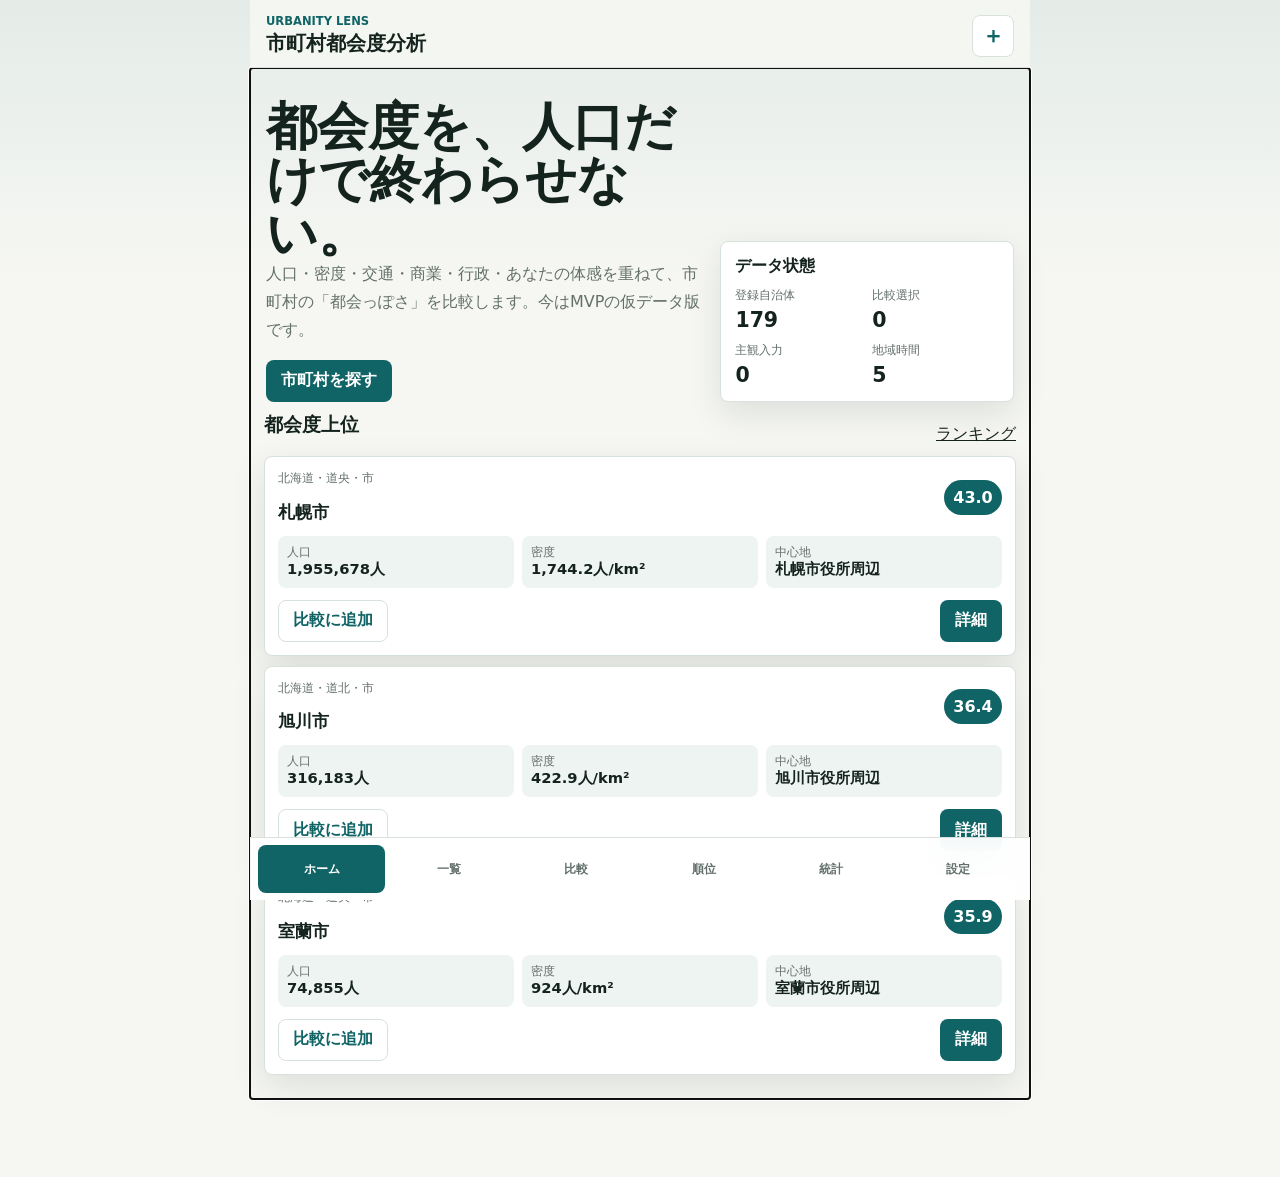
<file: index.html>
<!doctype html>
<html lang="ja">
<head>
  <meta charset="utf-8">
  <meta name="viewport" content="width=device-width, initial-scale=1, viewport-fit=cover">
  <meta name="theme-color" content="#116466">
  <meta name="description" content="人口・密度・交通・商業・行政・主観評価で市町村の都会度を比較するPWA">
  <title>市町村都会度分析</title>
  <link rel="manifest" href="manifest.webmanifest">
  <link rel="apple-touch-icon" href="assets/icon-192.png">
  <link rel="stylesheet" href="styles.css">
</head>
<body>
  <div class="app-shell">
    <header class="topbar">
      <div>
        <p class="eyebrow">Urbanity Lens</p>
        <h1>市町村都会度分析</h1>
      </div>
      <button class="icon-button" id="installButton" type="button" hidden aria-label="ホーム画面に追加">＋</button>
    </header>

    <main id="app" class="view" tabindex="-1"></main>

    <nav class="bottom-nav" aria-label="主要ナビゲーション">
      <a href="#/" data-nav="home">ホーム</a>
      <a href="#/list" data-nav="list">一覧</a>
      <a href="#/compare" data-nav="compare">比較</a>
      <a href="#/ranking" data-nav="ranking">順位</a>
      <a href="#/stats" data-nav="stats">統計</a>
      <a href="#/settings" data-nav="settings">設定</a>
    </nav>
  </div>

  <template id="municipality-card-template">
    <article class="municipality-card">
      <div class="card-main">
        <div>
          <p class="meta"></p>
          <h2></h2>
        </div>
        <strong class="score-pill"></strong>
      </div>
      <div class="metric-row"></div>
      <div class="card-actions">
        <button type="button" class="secondary compare-toggle"></button>
        <a class="primary details-link">詳細</a>
      </div>
    </article>
  </template>

  <script src="app.js" type="module"></script>
</body>
</html>
</file>
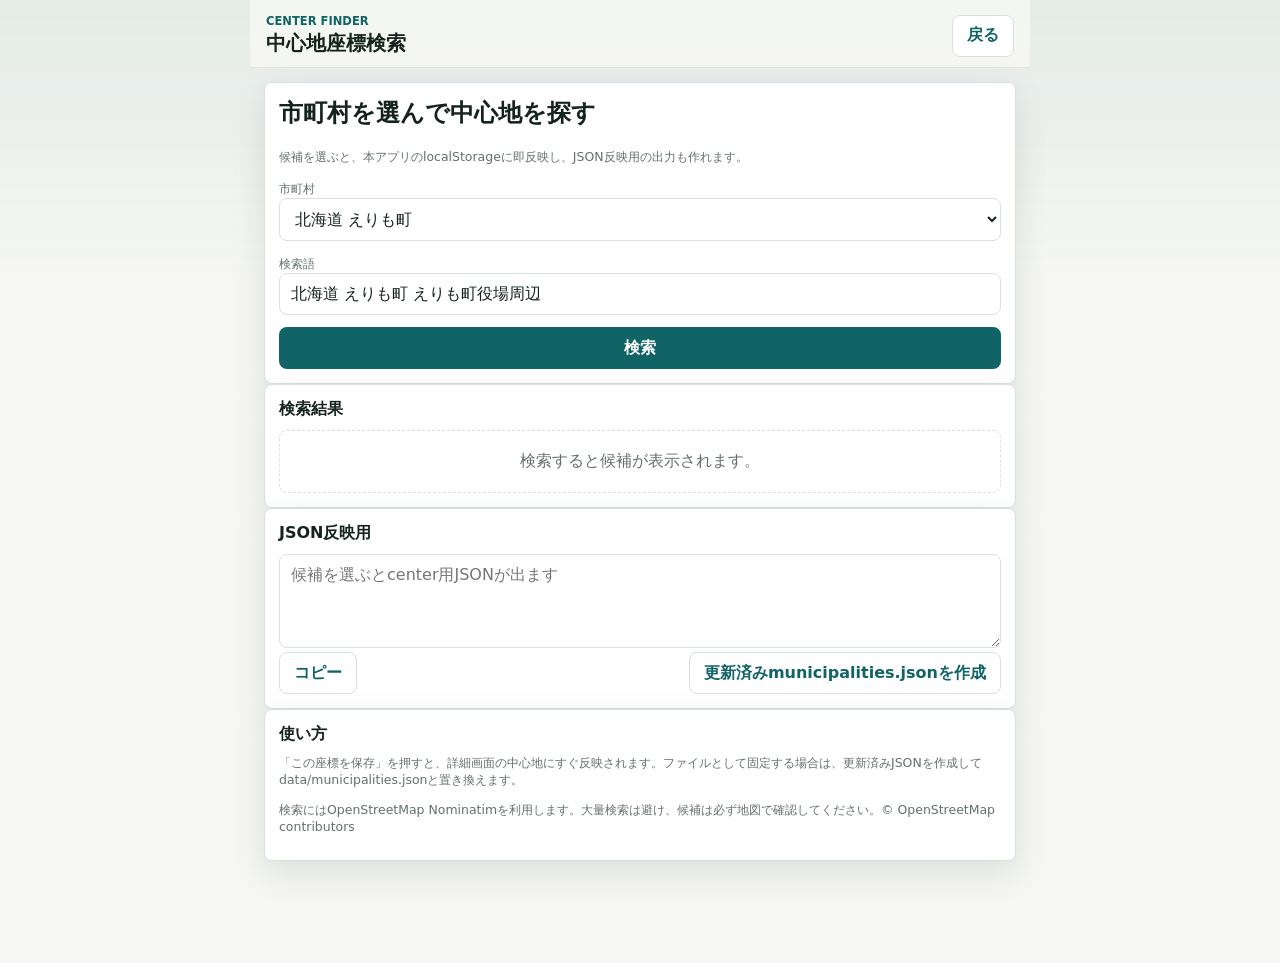
<file: center-finder.html>
<!doctype html>
<html lang="ja">
<head>
  <meta charset="utf-8">
  <meta name="viewport" content="width=device-width, initial-scale=1, viewport-fit=cover">
  <meta name="theme-color" content="#116466">
  <title>&#20013;&#24515;&#22320;&#24231;&#27161;&#26908;&#32034;</title>
  <link rel="stylesheet" href="styles.css">
</head>
<body>
  <div class="app-shell">
    <header class="topbar">
      <div>
        <p class="eyebrow">Center Finder</p>
        <h1>&#20013;&#24515;&#22320;&#24231;&#27161;&#26908;&#32034;</h1>
      </div>
      <a class="secondary" href="./">&#25147;&#12427;</a>
    </header>

    <main class="view">
      <section class="detail-section">
        <h2>&#24066;&#30010;&#26449;&#12434;&#36984;&#12435;&#12391;&#20013;&#24515;&#22320;&#12434;&#25506;&#12377;</h2>
        <p class="hint">&#20505;&#35036;&#12434;&#36984;&#12406;&#12392;&#12289;&#26412;&#12450;&#12503;&#12522;&#12398;localStorage&#12395;&#21363;&#21453;&#26144;&#12375;&#12289;JSON&#21453;&#26144;&#29992;&#12398;&#20986;&#21147;&#12418;&#20316;&#12428;&#12414;&#12377;&#12290;</p>
        <form class="form-stack" id="finderForm">
          <label><span>&#24066;&#30010;&#26449;</span><select id="municipalitySelect" name="municipalityId"></select></label>
          <label><span>&#26908;&#32034;&#35486;</span><input id="queryInput" name="query" placeholder="&#20363;&#65306;&#26413;&#24140;&#39365; &#22823;&#36890; &#21271;&#28023;&#36947;" required></label>
          <button class="primary" type="submit">&#26908;&#32034;</button>
        </form>
      </section>

      <section class="detail-section">
        <h3>&#26908;&#32034;&#32080;&#26524;</h3>
        <div id="results" class="list-stack">
          <div class="empty">&#24066;&#30010;&#26449;&#12434;&#36984;&#12435;&#12391;&#26908;&#32034;&#12377;&#12427;&#12392;&#20505;&#35036;&#12364;&#34920;&#31034;&#12373;&#12428;&#12414;&#12377;&#12290;</div>
        </div>
      </section>

      <section class="detail-section">
        <h3>JSON&#21453;&#26144;&#29992;</h3>
        <textarea id="jsonOutput" readonly placeholder="&#20505;&#35036;&#12434;&#36984;&#12406;&#12392;center&#29992;JSON&#12364;&#20986;&#12414;&#12377;"></textarea>
        <div class="card-actions">
          <button class="secondary" id="copyButton" type="button">&#12467;&#12500;&#12540;</button>
          <button class="secondary" id="downloadButton" type="button">&#26356;&#26032;&#28168;&#12415;municipalities.json&#12434;&#20316;&#25104;</button>
        </div>
      </section>

      <section class="detail-section">
        <h3>&#20351;&#12356;&#26041;</h3>
        <p class="hint">&#12300;&#12371;&#12398;&#24231;&#27161;&#12434;&#20445;&#23384;&#12301;&#12434;&#25276;&#12377;&#12392;&#12289;&#35443;&#32048;&#30011;&#38754;&#12398;&#20013;&#24515;&#22320;&#12395;&#12377;&#12368;&#21453;&#26144;&#12373;&#12428;&#12414;&#12377;&#12290;&#12501;&#12449;&#12452;&#12523;&#12392;&#12375;&#12390;&#22266;&#23450;&#12377;&#12427;&#22580;&#21512;&#12399;&#12289;&#26356;&#26032;&#28168;&#12415;JSON&#12434;&#20316;&#25104;&#12375;&#12390;data/municipalities.json&#12392;&#32622;&#12365;&#25563;&#12360;&#12414;&#12377;&#12290;</p>
        <p class="hint">&#26908;&#32034;&#12395;&#12399;OpenStreetMap Nominatim&#12434;&#21033;&#29992;&#12375;&#12414;&#12377;&#12290;&#22823;&#37327;&#26908;&#32034;&#12399;&#36991;&#12369;&#12289;&#20505;&#35036;&#12399;&#24517;&#12378;&#22320;&#22259;&#12391;&#30906;&#35469;&#12375;&#12390;&#12367;&#12384;&#12373;&#12356;&#12290;© OpenStreetMap contributors</p>
      </section>
    </main>
  </div>

  <script src="center-finder.js" type="module"></script>
</body>
</html>
</file>
<file: styles.css>
:root {
  color-scheme: light;
  --bg: #f6f7f3;
  --surface: #ffffff;
  --surface-2: #eef4f1;
  --text: #15231f;
  --muted: #64706b;
  --line: #d9e1dc;
  --primary: #116466;
  --primary-2: #0b7f73;
  --accent: #d95f43;
  --warn: #a45d00;
  --shadow: 0 12px 34px rgba(18, 39, 34, 0.11);
}

* {
  box-sizing: border-box;
}

html {
  background: var(--bg);
}

body {
  margin: 0;
  min-height: 100vh;
  color: var(--text);
  background:
    linear-gradient(180deg, rgba(17, 100, 102, 0.08), transparent 280px),
    var(--bg);
  font-family: system-ui, -apple-system, BlinkMacSystemFont, "Segoe UI", sans-serif;
  letter-spacing: 0;
}

button,
input,
select,
textarea {
  font: inherit;
}

button,
a {
  -webkit-tap-highlight-color: transparent;
}

a {
  color: inherit;
}

.app-shell {
  min-height: 100vh;
  max-width: 780px;
  margin: 0 auto;
  padding: env(safe-area-inset-top) 0 calc(78px + env(safe-area-inset-bottom));
}

.topbar {
  position: sticky;
  top: 0;
  z-index: 10;
  display: flex;
  align-items: center;
  justify-content: space-between;
  gap: 12px;
  padding: 14px 16px 10px;
  background: rgba(246, 247, 243, 0.88);
  backdrop-filter: blur(16px);
  border-bottom: 1px solid rgba(217, 225, 220, 0.8);
}

.eyebrow {
  margin: 0 0 2px;
  color: var(--primary);
  font-size: 0.72rem;
  font-weight: 800;
  text-transform: uppercase;
}

h1,
h2,
h3,
p {
  margin-top: 0;
}

h1 {
  margin-bottom: 0;
  font-size: 1.22rem;
}

.view {
  padding: 14px 14px 24px;
}

.hero {
  display: grid;
  gap: 14px;
  padding: 18px 2px 10px;
}

.hero h2 {
  margin: 0;
  font-size: clamp(1.8rem, 10vw, 3.2rem);
  line-height: 1.04;
  letter-spacing: 0;
}

.hero p {
  max-width: 42rem;
  color: var(--muted);
  line-height: 1.75;
}

.quick-grid,
.stat-grid,
.score-grid,
.settings-grid {
  display: grid;
  grid-template-columns: repeat(2, minmax(0, 1fr));
  gap: 10px;
}

.panel,
.municipality-card,
.compare-panel,
.detail-section {
  background: var(--surface);
  border: 1px solid var(--line);
  border-radius: 8px;
  box-shadow: var(--shadow);
}

.panel,
.compare-panel,
.detail-section {
  padding: 14px;
}

.panel h3,
.detail-section h3,
.compare-panel h3 {
  margin: 0 0 10px;
  font-size: 1rem;
}

.kpi {
  display: grid;
  gap: 4px;
}

.kpi span,
.meta,
.hint,
label span {
  color: var(--muted);
  font-size: 0.78rem;
}

.kpi strong {
  font-size: 1.28rem;
}

.toolbar,
.section-head,
.card-main,
.card-actions,
.detail-head,
.form-row,
.comparison-actions {
  display: flex;
  align-items: center;
  justify-content: space-between;
  gap: 10px;
}

.toolbar {
  position: sticky;
  top: 72px;
  z-index: 5;
  flex-wrap: wrap;
  margin: -2px -2px 14px;
  padding: 8px 2px 10px;
  background: rgba(246, 247, 243, 0.9);
  backdrop-filter: blur(14px);
}

.toolbar input,
.toolbar select {
  min-width: 0;
  flex: 1 1 140px;
}

input,
select,
textarea {
  width: 100%;
  min-height: 42px;
  padding: 10px 11px;
  color: var(--text);
  background: #fff;
  border: 1px solid var(--line);
  border-radius: 8px;
}

textarea {
  min-height: 94px;
  resize: vertical;
}

.list-stack {
  display: grid;
  gap: 10px;
}

.municipality-card {
  padding: 13px;
}

.municipality-card h2 {
  margin: 2px 0 0;
  font-size: 1.08rem;
}

.metric-row {
  display: grid;
  grid-template-columns: repeat(3, minmax(0, 1fr));
  gap: 8px;
  margin: 12px 0;
}

.metric {
  min-width: 0;
  padding: 9px;
  background: var(--surface-2);
  border-radius: 8px;
}

.metric span {
  display: block;
  color: var(--muted);
  font-size: 0.72rem;
}

.metric strong {
  display: block;
  overflow-wrap: anywhere;
  font-size: 0.92rem;
}

.score-pill {
  flex: 0 0 auto;
  min-width: 58px;
  padding: 8px 9px;
  color: #fff;
  text-align: center;
  background: var(--primary);
  border-radius: 999px;
}

.primary,
.secondary,
.icon-button {
  display: inline-flex;
  align-items: center;
  justify-content: center;
  min-height: 42px;
  padding: 0 14px;
  border-radius: 8px;
  border: 1px solid transparent;
  font-weight: 750;
  text-decoration: none;
  cursor: pointer;
}

.primary {
  color: #fff;
  background: var(--primary);
}

.secondary,
.icon-button {
  color: var(--primary);
  background: #fff;
  border-color: var(--line);
}

.secondary.is-selected {
  color: #fff;
  background: var(--accent);
  border-color: var(--accent);
}

.icon-button {
  width: 42px;
  padding: 0;
  font-size: 1.4rem;
}

.bottom-nav {
  position: fixed;
  right: 0;
  bottom: 0;
  left: 0;
  z-index: 20;
  display: grid;
  grid-template-columns: repeat(6, 1fr);
  max-width: 780px;
  margin: 0 auto;
  padding: 7px 8px calc(7px + env(safe-area-inset-bottom));
  background: rgba(255, 255, 255, 0.94);
  border-top: 1px solid var(--line);
  backdrop-filter: blur(18px);
}

.bottom-nav a {
  display: grid;
  place-items: center;
  min-height: 48px;
  color: var(--muted);
  border-radius: 8px;
  font-size: 0.76rem;
  font-weight: 750;
  text-decoration: none;
}

.bottom-nav a.is-active {
  color: #fff;
  background: var(--primary);
}

.detail-head {
  align-items: flex-start;
  margin-bottom: 12px;
}

.detail-title h2 {
  margin-bottom: 5px;
  font-size: 1.65rem;
}

.detail-grid {
  display: grid;
  gap: 10px;
}

.score-bar {
  display: grid;
  grid-template-columns: 84px 1fr 54px;
  gap: 8px;
  align-items: center;
  margin: 8px 0;
}

.bar-track {
  height: 10px;
  overflow: hidden;
  background: #e8eeea;
  border-radius: 999px;
}

.bar-fill {
  height: 100%;
  background: linear-gradient(90deg, var(--primary-2), var(--accent));
  border-radius: inherit;
}

.form-stack {
  display: grid;
  gap: 12px;
}

.range-row {
  display: grid;
  grid-template-columns: 1fr 48px;
  gap: 10px;
  align-items: center;
}

input[type="range"] {
  min-height: 28px;
  padding: 0;
}

.comparison-list {
  display: grid;
  gap: 8px;
  margin: 10px 0 14px;
}

.route-links {
  display: grid;
  grid-template-columns: repeat(2, minmax(0, 1fr));
  gap: 8px;
  margin-top: 12px;
}

.compare-chip {
  display: flex;
  align-items: center;
  justify-content: space-between;
  gap: 8px;
  padding: 9px 10px;
  background: var(--surface-2);
  border-radius: 8px;
}

.chart-wrap {
  overflow: auto;
  margin-top: 10px;
  padding-bottom: 4px;
}

.bar-chart {
  display: grid;
  gap: 10px;
  min-width: 310px;
}

.chart-line {
  display: grid;
  grid-template-columns: 88px 1fr 44px;
  gap: 8px;
  align-items: center;
  font-size: 0.82rem;
}

.ranking-list {
  display: grid;
  gap: 8px;
}

.rank-row {
  display: grid;
  grid-template-columns: 36px 1fr auto;
  gap: 8px;
  align-items: center;
  padding: 10px;
  background: var(--surface);
  border: 1px solid var(--line);
  border-radius: 8px;
}

.rank-row b {
  color: var(--primary);
}

.empty {
  padding: 20px;
  color: var(--muted);
  text-align: center;
  background: var(--surface);
  border: 1px dashed var(--line);
  border-radius: 8px;
}

.settings-grid {
  margin-top: 10px;
}

.settings-grid label {
  display: grid;
  gap: 5px;
}

.danger-zone {
  border-color: rgba(217, 95, 67, 0.35);
}

@media (min-width: 680px) {
  .detail-grid {
    grid-template-columns: 1fr 1fr;
    align-items: start;
  }

  .hero {
    grid-template-columns: 1.2fr 0.8fr;
    align-items: end;
  }
}

@media (max-width: 380px) {
  .metric-row,
  .quick-grid,
  .stat-grid,
  .score-grid,
  .settings-grid {
    grid-template-columns: 1fr;
  }

  .bottom-nav a {
    font-size: 0.68rem;
  }
}
</file>
